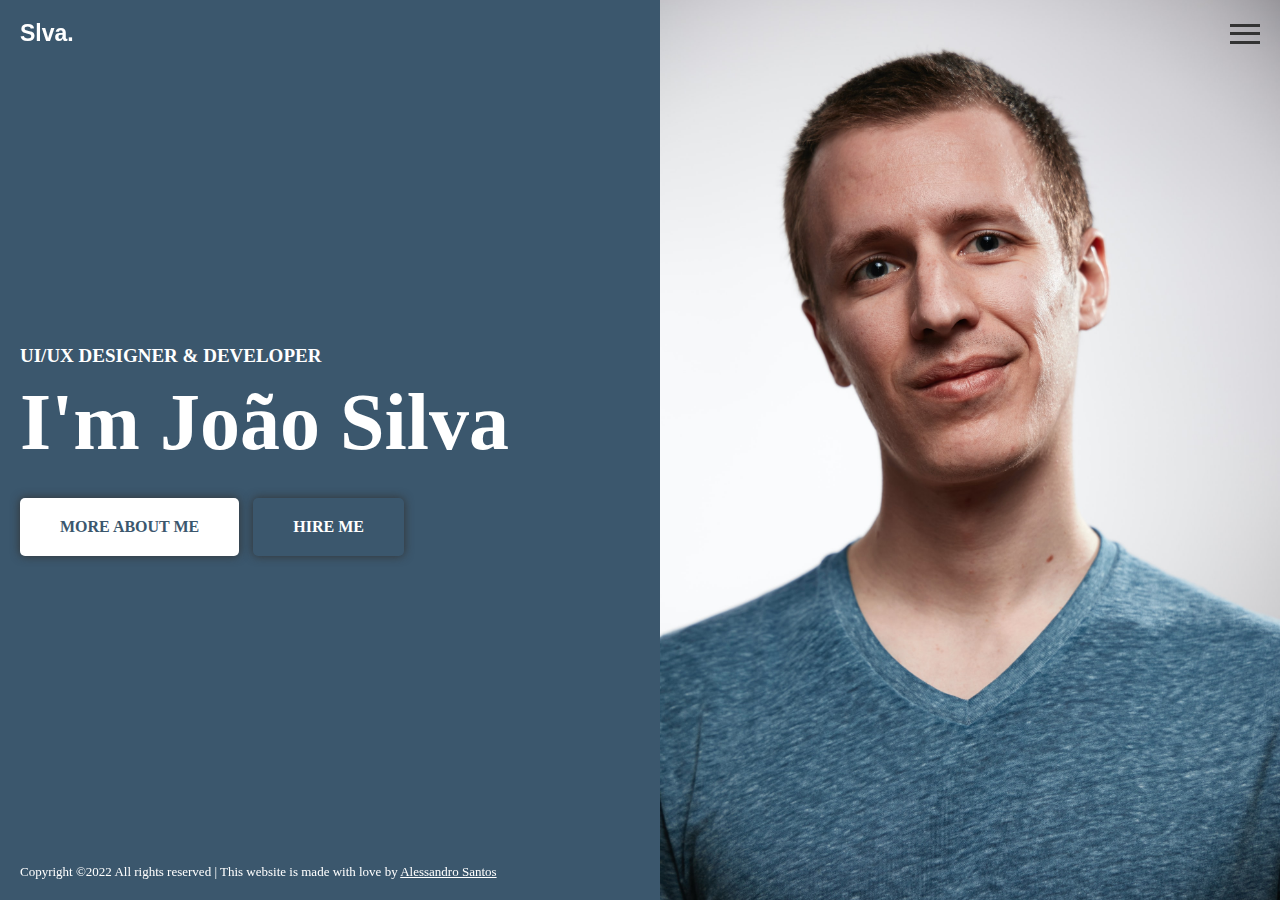
<file: portfolio/index.html>
<!DOCTYPE html>
<html lang="en">

<head>
    <meta charset="UTF-8">
    <meta http-equiv="X-UA-Compatible" content="IE=edge">
    <meta name="viewport" content="width=device-width, initial-scale=1.0">
    <title>João Silva</title>
    <link href="assets/css/style.css" rel="stylesheet" />
</head>

<body>
    <header>
        <div class="logo">Slva.</div>
        <div class="menu">
            <div class="menu-line"></div>
            <div class="menu-line"></div>
            <div class="menu-line"></div>
        </div>
    </header>
    <section class="container">
        <div class="leftside">
            <div class="info">
                <div class="profession">UI/UX Designer & Developer</div>
                <div class="name">I'm João Silva</div>
                <div class="buttons">
                    <a href="">More About Me</a>
                    <a href="" class="light" >Hire Me</a>

                </div>
            </div>
        </div>
        <div class="rigthside"></div>

    </section>

    <footer>
        Copyright ©2022 All rights reserved | This website is made with love by <a href="https://www.linkedin.com/in/alessandro-santos-88a3bb208/">Alessandro Santos</a>
    </footer>
</body>

</html>
</file>
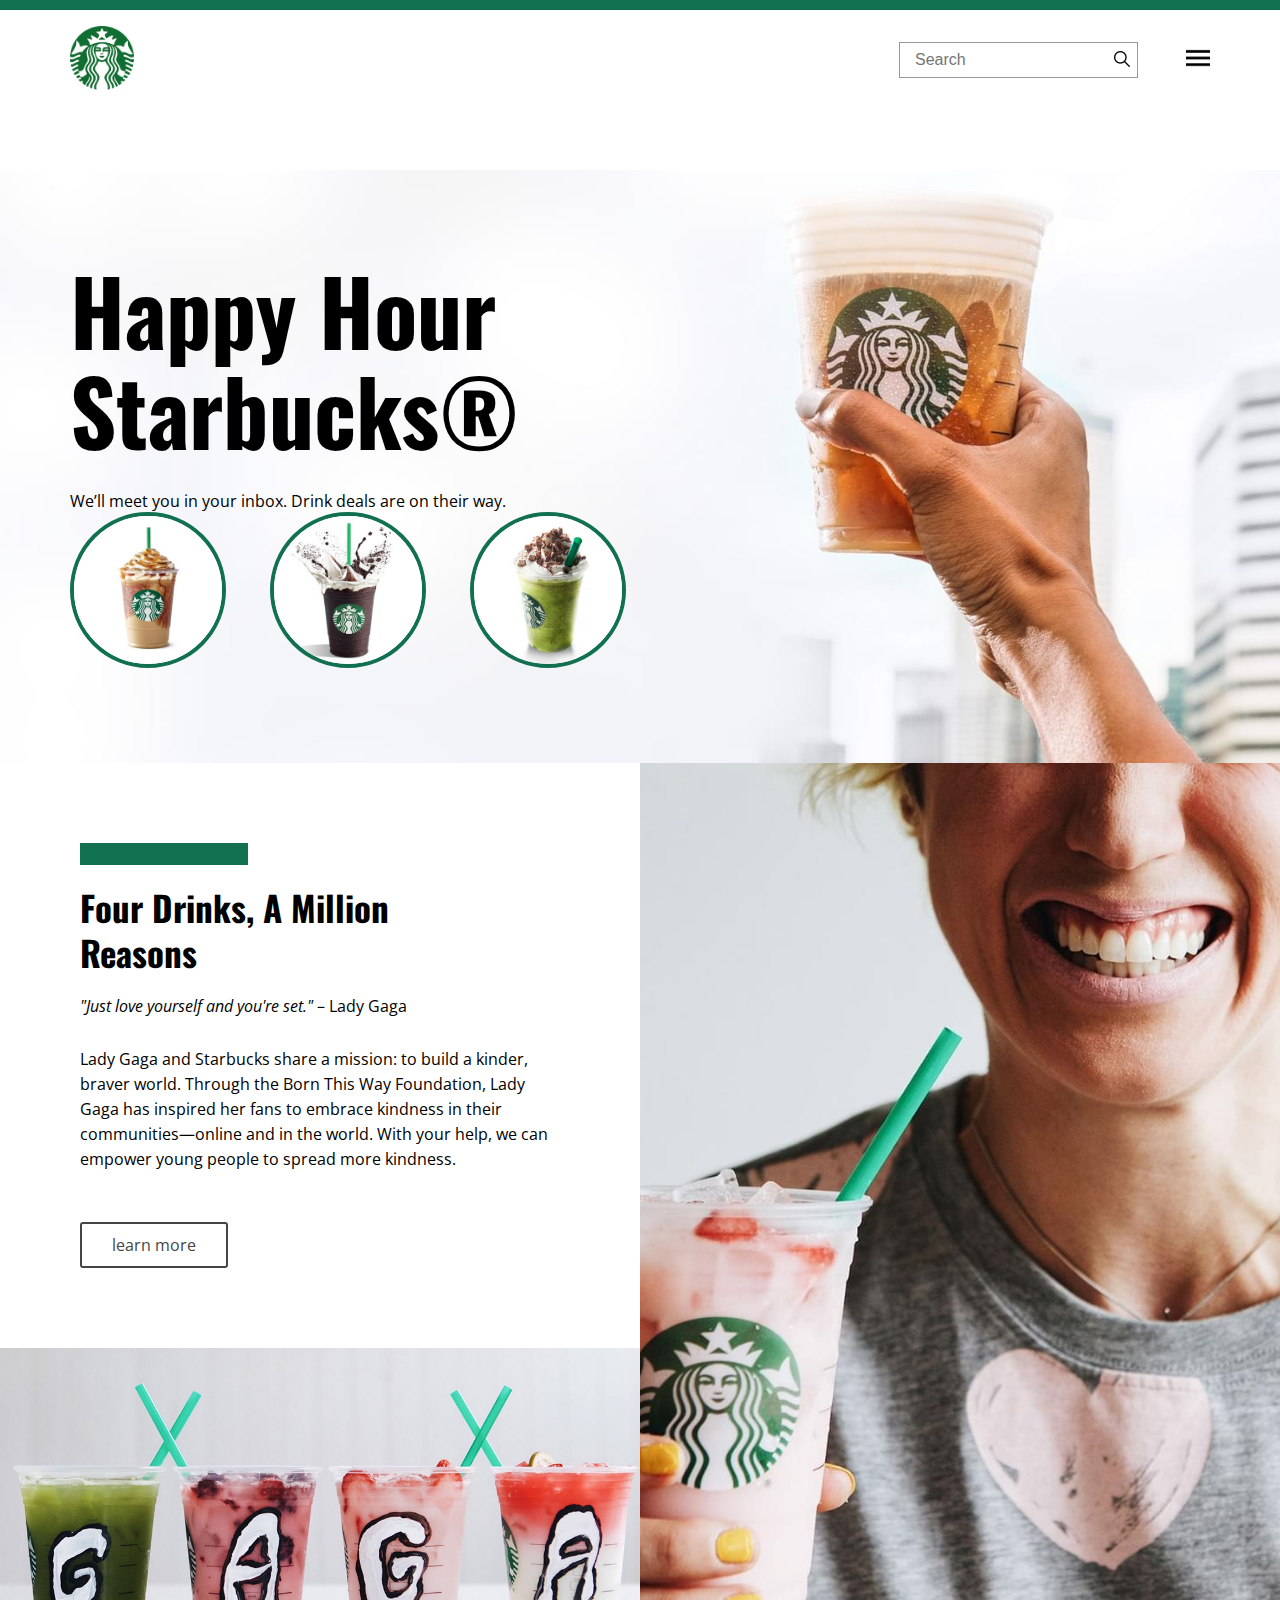
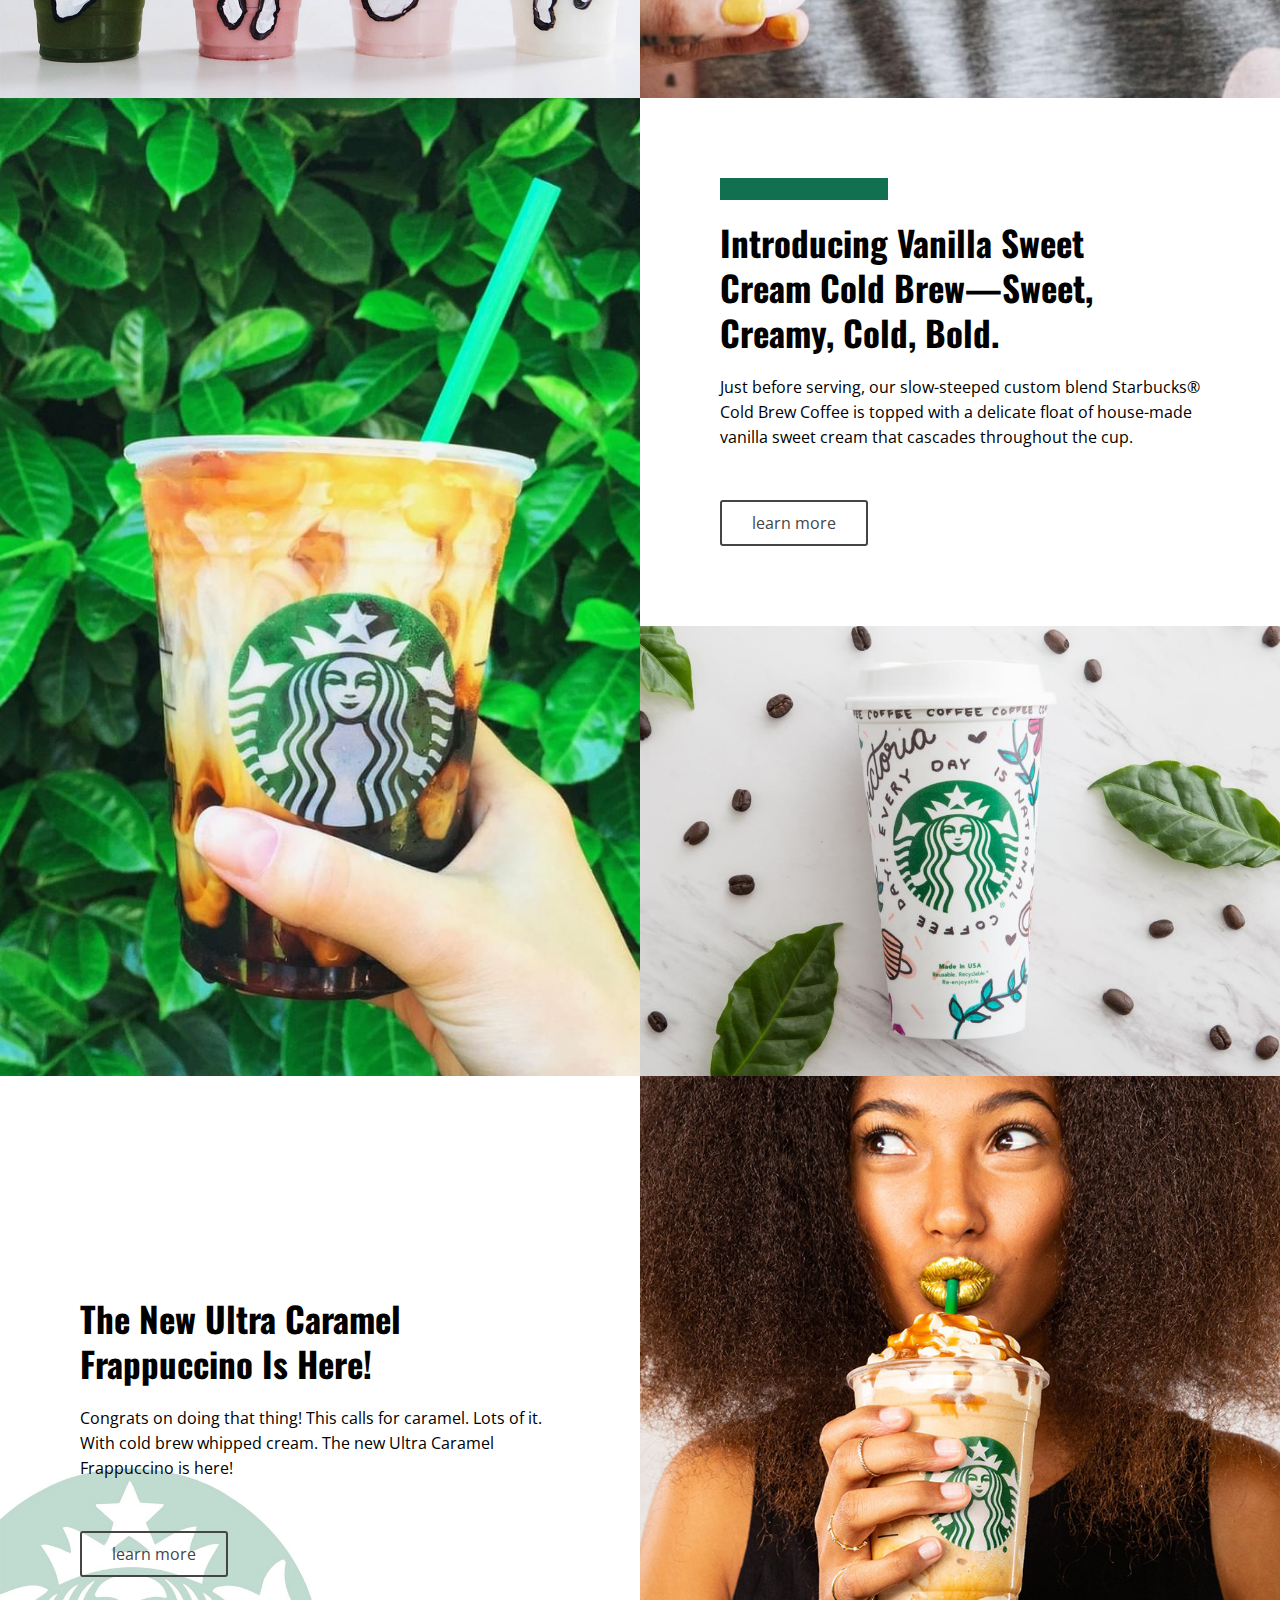
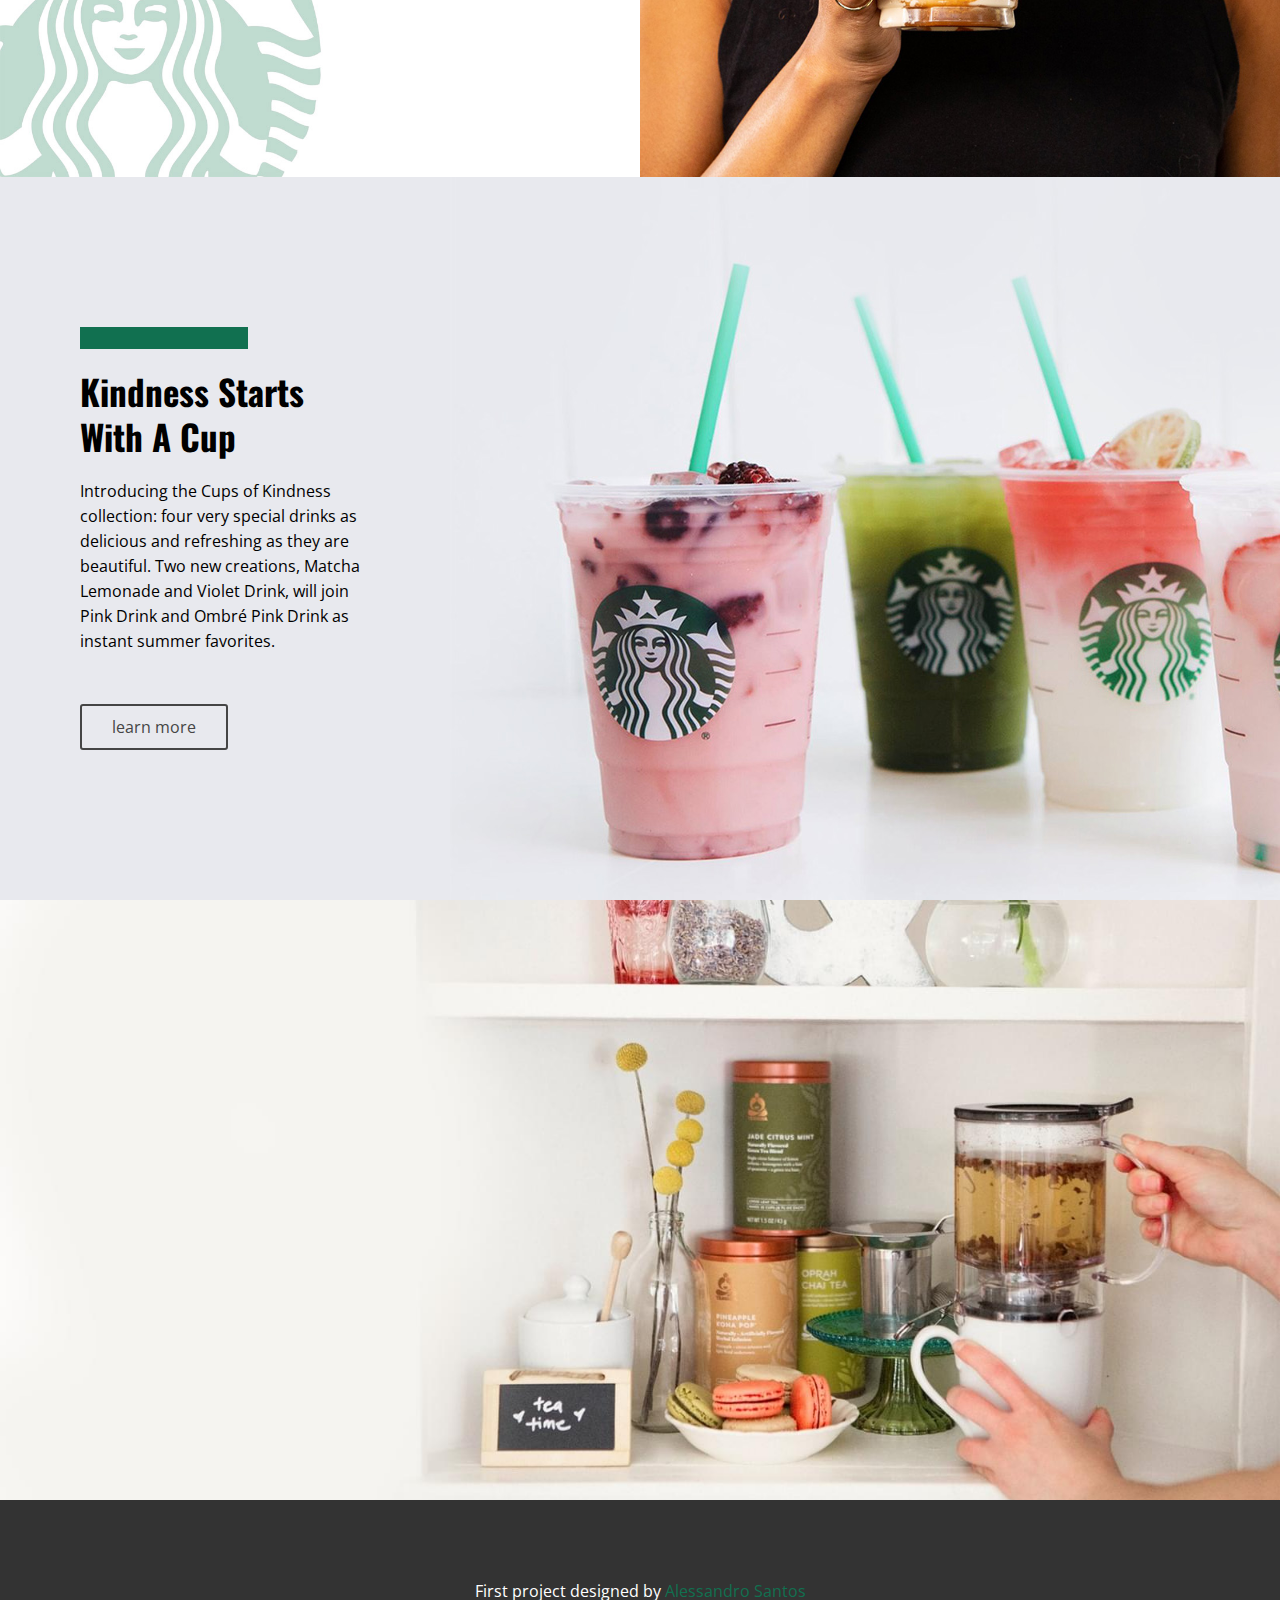
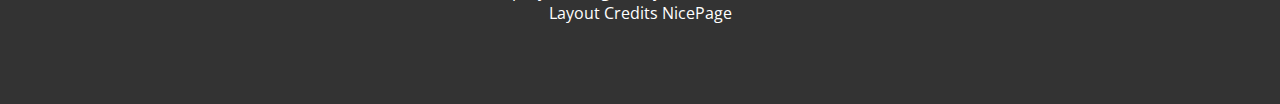
<file: StarBucks/index.html>
<!DOCTYPE html>
<html>

<head>
    <meta charset="UTF-8">
    <meta http-equiv="X-UA-Compatible" content="IE=edge">
    <meta name="viewport" content="width=device-width, initial-scale=1.0">
    <title>Starbucks</title>
    <link rel="stylesheet" href="assets/images/css/style.css">
</head>

<body>
    <header>
        <div class="line"></div>
        <div class="container header--area">
            <div class="header--left">
                <a href="/"><img src="assets/images/logo.png" alt=""></a>
            </div>
            <div class="header--right">
                <div class="header--search">
                    <form>
                        <input type="text" name="search" placeholder="Search" />
                        <button>
                            <img src="assets/images/loupe.png" />
                        </button>
                    </form>
                </div>
                <div class="header--menu ">
                    <img src="assets/images/menu.png" />
                </div>
            </div>
        </div>
    </header>
    <section class="banner">
        <div class="container">
            <h1>Happy Hour <br /> Starbucks®</h1>
            <span> We’ll meet you in your inbox. Drink deals are on their way.</span>
            <div class="banner--images">
                <img src="assets/images/c1.jpg" />
                <img src="assets/images/c2.jpg" />
                <img src="assets/images/c3.jpg" />
            </div>
        </div>
    </section>
    <section class="area1">
        <div class="area1--content">
            <div class="bar"></div>
            <h2>Four Drinks, A Million <br> Reasons </h2>
            <div class="area1--quote"><em>"Just love yourself and you're set."</em> – Lady Gaga </div>
            <div class="area1--text">Lady Gaga and Starbucks share a mission: to build a kinder, braver world. Through
                the Born This Way Foundation, Lady Gaga has inspired her fans to embrace kindness in their
                communities—online and in the world. With your help, we can empower young people to spread more
                kindness.</div>

            <a href="" class="button">learn more</a>
        </div>
        <div class="area1--img1"></div>
        <div class="area1--img2"></div>
    </section>

    <section class="area2">
        <div class="area2--content">
            <div class="bar"></div>
            <h2>Introducing Vanilla Sweet <br> Cream Cold Brew—Sweet, <br> Creamy, Cold, Bold. </h2>

            <div class="area2--text">Just before serving, our slow-steeped custom blend Starbucks® Cold Brew Coffee is
                topped with a delicate float of house-made vanilla sweet cream that cascades throughout the cup.</div>

            <a href="" class="button">learn more</a>
        </div>
        <div class="area2--img1"></div>
        <div class="area2--img2"></div>
    </section>
    <section class="area3">
        <div class="area3--content">
            <h2>The New Ultra Caramel <br> Frappuccino Is Here!</h2>
            <div class="area3--text">Congrats on doing that thing! This calls for caramel. Lots of it. With cold brew
                whipped cream. The new Ultra Caramel Frappuccino is here!</div>
            <a href="" class="button">learn more</a>
        </div>
        <div class="area3--img1"></div>
    </section>
    <section class="area4">
        <div class="area4--content">
            <div class="bar"></div>
            <h2>Kindness Starts <br> With A Cup</h2>
            <div class="area4--text">Introducing the Cups of Kindness collection: four very special drinks as delicious
                and refreshing as they are beautiful. Two new creations, Matcha Lemonade and Violet Drink, will join
                Pink Drink and Ombré Pink Drink as instant summer favorites.</div>
            <a href="" class="button">learn more</a>
        </div>
        <div class="area4--img1"></div>

    </section>
    <section class="area5">

    </section>
    <footer>
        First project designed by <a href="https://www.linkedin.com/in/alessandro-santos-88a3bb208/">Alessandro Santos</a><br>
        Layout Credits NicePage
    </footer>
</body>

</html>
</file>
<file: portfolio/assets/css/style.css>
body {
    margin: 0;

}

header {
    display: flex;
    justify-content: space-between;
    align-items: center;
    padding: 20px;
    position: fixed;
    left: 0;
    right: 0;
    top: 0;
}

header .logo {
    font-size: 23px;
    font-weight: bold;
    font-family: Arial, Helvetica, sans-serif;
    color: #FFF;
}

header .menu {
    width: 30px;
    height: 20px;
    display: flex;
    flex-direction: column;
    justify-content: space-between;
}

header .menu-line {
    height: 3px;
    background-color: #333;
}

.container {
    display: flex;
    height: 100vh;
}

.container .leftside {
    background-color: #3B576D;
    flex: 1;
    display: flex;
    align-items: center;
    padding: 0 20px;
}

.container .rigthside {
    background-color: white;
    flex: 1;
    background-image: url('../images/hero.jpg');
    background-size: cover;
    background-position: center;
    display: flex;
    justify-content: center;

}

.container .info {
    color: #FFF;

}

.container .info .profession {
    font-weight: bold;
    text-transform: uppercase;
    font-size: 19px;
}

.container .info .name {
    font-weight: bold;
    font-size: 80px;
    margin-top: 10px;
    margin-bottom: 30px;
}

.container .info .buttons a {
    display: inline-block;
    background-color: #FFF;
    color: #3B576D;
    padding: 20px 40px;
    font-size: 16px;
    text-decoration: none;
    text-transform: uppercase;
    font-weight: bold;
    box-shadow: 0px 0px 10px #333;
    border-radius: 5px;
    margin-right: 10px;
}

.container .info .buttons a.light {
    color: #FFF;
    background-color: #3B576D;

}

.container .info .buttons a:hover {
    opacity: 0.8;
}

footer {
    position: fixed;
    left: 0;
    right: 0;
    bottom: 0;
    padding: 20px;
    color: #FFF;
    font-size: 13px;
}

footer a {
    color: #FFF;
}

@media(max-width: 961px) {
    header {
        position: initial;
        background-color: #3B576D;
    }

    header .menu-line {
        background-color: #FFF;
    }

    .container {
        flex-direction: column;

    }

    .container .leftside {
        flex: none;
        padding: 30px 20px;
        justify-content: center;
        text-align: center;
    }

    footer {
        position: initial;
        color: #333;
        font-size: 16px;
    }

    footer a {
        color: #333;
    }

}

@media(max-width: 450px) {
    .container .leftside .info .name {
        font-size: 50px;

    }

    .container .leftside .info .buttons a {
        display: block;
        margin-right: 0px;
        margin-bottom: 20px;

    }

}
</file>
<file: StarBucks/assets/images/css/style.css>
@import url('https://fonts.googleapis.com/css2?family=Open+Sans:ital@0;1&family=Oswald:wght@400;700&family=Roboto:wght@100&display=swap');

body {
    font-family: 'Open Sans', sans-serif;
    margin: 0;

}

.button {
    display: inline-block;
    border: 2px solid #454545;
    padding: 10px 30px;
    border-radius: 3px;
    color: #454545;
    text-decoration: none;

}

.button:hover {
    color: #fff;
    background-color: #454545;
}

header .line {
    background-color: #117050;
    height: 10px;
}

.container {
    max-width: 1140px;
    margin: auto;
}

.bar {
    background-color: #117050;
    width: 168px;
    height: 22px;
}

h1 {
    font-size: 90px;
    font-weight: bold;
    font-family: 'Oswald', sans-serif;
    line-height: 100px;
    margin: 0;
    margin-bottom: 30px;
}

h2 {
    font-size: 35px;
    font-weight: bold;
    font-family: 'Oswald', sans-serif;
    margin: 0;
    line-height: 45px;
    margin: 20px 0;

}

.header--area {
    display: flex;
    justify-content: space-between;
    align-items: center;
    align-items: center;
    height: 100px;
}

.header--left img {
    width: 64px;
    height: 64px;
}

.header--right {
    display: flex;
    align-items: center;
}

.header--search input {
    font-size: 16px;
    padding: 8px 15px;
    border: 1px solid #999999;
    outline: 0px;
    width: 100%;
    max-width: 250px;
}

.header--search button {
    border: 0;
    background: transparent;
    margin-left: -30px;
    cursor: pointer;

}

.header--search button img {
    width: 16px;
    height: 16px;
}

.header--search form {
    display: flex;

}

.header--menu {
    margin-left: 50px;
    cursor: pointer;

}

.header--menu img {
    width: 24px;
    height: 24px;
}

.banner {
    background-image: url('../bg.jpg');
    background-position: center;
    background-size: cover;
    padding-top: 90px;
    padding-bottom: 90px;
}

.banner {
    margin-top: 60px;
}

.banner .banner--images img {
    width: 148px;
    height: 148px;
    border: 4px solid #117050;
    border-radius: 50%;
    margin-right: 40px;

}

.area1 {
    display: grid;
    grid-template-columns: repeat(2, 1fr);
}



.area1--text {
    margin-bottom: 50px;
    line-height: 25px;
}

.area1--content {
    padding: 80px;

}

.area1--img1 {
    background-color: green;
    height: 350px;
    background-image: url('../f2.jpg');
    background-size: cover;
    background-position: center;

}

.area1--img2 {

    grid-column: 2 / 3;
    grid-row: 1 / 3;
    background-image: url('../f1.jpg');
    background-size: cover;
    background-position: center;

}

.area1--quote {
    margin-bottom: 30px;
}

.area2 {
    display: grid;
    grid-template-columns: repeat(2, 1fr);
}

.area2--content {
    padding: 80px;

}


.area2--text {
    margin-bottom: 50px;
    line-height: 25px;
}


.area2--img1 {
    background-color: green;
    height: 450px;
    background-image: url('../f4.jpg');
    background-size: cover;
    background-position: center;

}

.area2--img2 {

    grid-column: 1 / 2;
    grid-row: 1 / 3;
    background-image: url('../f3.jpg');
    background-size: cover;
    background-position: center;

}

.area3 {
    display: grid;
    grid-template-columns: repeat(2, 1fr);
}

.area3--content {
    padding: 200px 80px;
    background-image: url('../bg2.jpg');
    background-size: cover;
    background-position: left;

}

.area3--text {
    margin-bottom: 50px;
    line-height: 25px;
}

.area3--img1 {


    background-image: url('../f5.jpg');
    background-size: cover;
    background-position: center;

}

.area4 {
    display: grid;
    grid-template-columns: 450px 1fr;
    background-color: #e8e9ee;
}

.area4--content {
    padding: 150px 80px;
}

.area4--text {
    margin-bottom: 50px;
    line-height: 25px;
}

.area4--img1 {
    background-image: url('../bg3.jpg');
    background-position: left;


}

.area5 {
    background-image: url('../bg4.jpg');
    background-size: cover;
    background-position: center;
    height: 600px;
}

footer {
    background-color: #333;
    color: white;
    padding: 80px;
    text-align: center;
}

@media(min-width:769px) and (max-width : 1140px){
    .container{
        padding-left: 20px;
        padding-right: 20px;
    }
    
}
@media (min-width:426px) and (max-width : 768px){
    .container {
        padding-left: 20px;
        padding-right: 20px;
    }
    .area1 {
        grid-template-columns: 3fr 2fr;
    }
    .area2{
        grid-template-columns: 2fr 3fr;
    }
    .area3{
        grid-template-columns: 3fr 2fr;
    }
}
@media(max-width: 425px){
    .container{
        padding-left: 20px;
        padding-right: 20px;
    }
    .header--menu{
        margin-left: 20px;
    }
    .header--search input {
       max-width: 80px;
    }
    h1{
        font-size: 50px;
        line-height: 50px;
    }
    .h2{
        font-size: 25px;
        line-height: 30px;
    }
    .banner .banner--images img {
        width: 70px;
        height: 70px;
        border: 3px solid #117050;
        border-radius: 50%;
        margin-right: 10px;
    
    }
    .area1,
    .area2,
    .area3,
    .area4 {
        grid-template-columns: 1fr;
    }
    .area1--content,
    .area2--content,
    .area3--content,
    .area4--content {
        padding: 40px;
    
    }
    .area5{
        height: 200px;

    }
    footer{
        font-size: 12px;
        padding: 20px 40px;
    }
}
footer a{
    color: #117050;
    text-decoration: none;
}
</file>
